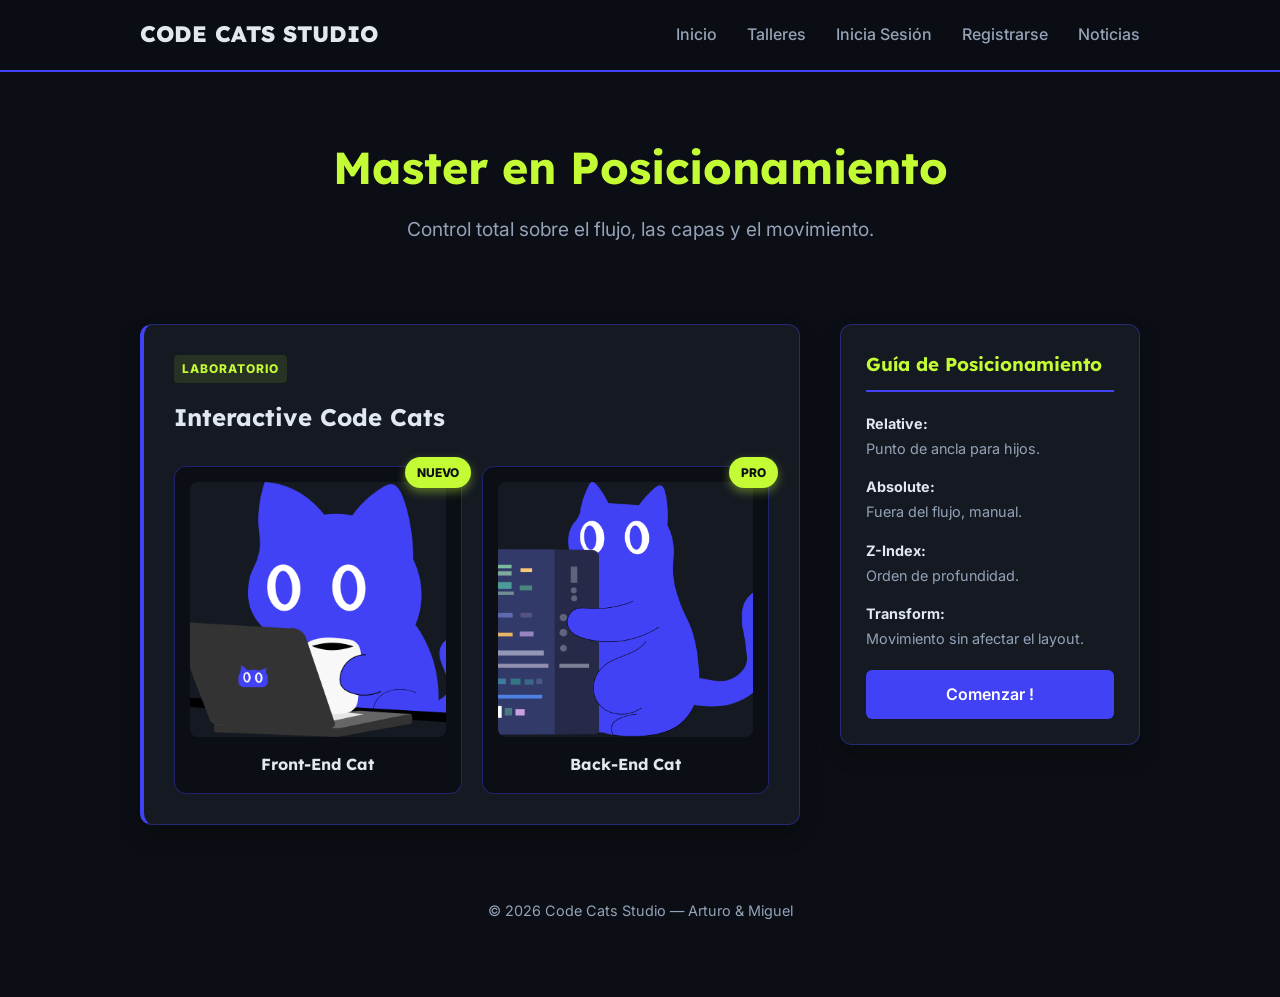
<file: index.html>
<!DOCTYPE html>
<html lang="es">

<head>
    <meta charset="UTF-8">
    <meta name="viewport" content="width=device-width, initial-scale=1.0">
    <title>Code Cats Studio</title>
    <link href="https://fonts.googleapis.com/css2?family=Inter:wght@400;500&family=Lexend:wght@600;800&display=swap"
        rel="stylesheet">
    <link rel="stylesheet" href="./styles/style.css">
</head>

<body>

    <header class="main-header">
        <div class="container header-flex">
            <div class="logo">
                CODE CATS STUDIO
            </div>
            <nav class="main-nav" aria-label="Navegación principal">
                <ul class="nav-links">
                    <li><a href="./index.html">Inicio</a></li>
                    <li><a href="./pages/talleres.html">Talleres</a></li>
                    <li><a href="./pages/login.html">Inicia Sesión</a></li>
                    <li><a href="./pages/register.html">Registrarse</a></li>
                    <li><a href="./pages/noticias.html">Noticias</a></li>
                </ul>
            </nav>
        </div>
    </header>

    <main class="container">
        <section class="hero">
            <h1>Master en Posicionamiento</h1>
            <p>Control total sobre el flujo, las capas y el movimiento.</p>
        </section>

        <div class="layout-grid">
            <div class="main-content">
                <article class="post-card">
                    <header>
                        <span class="tag">LABORATORIO</span>
                        <h2>Interactive Code Cats</h2>
                    </header>

                    <div class="cats-grid">
                        <div class="cat-card">
                            <span class="badge">NUEVO</span>
                            <div class="image-container">
                                <img src="./img/gatoFront.png" alt="Cat" class="cat-img">
                            </div>
                            <h3>Front-End Cat</h3>
                        </div>

                        <div class="cat-card">
                            <span class="badge">PRO</span>
                            <div class="image-container">
                                <img src="./img/gatoBack.png" alt="Cat" class="cat-img">
                            </div>
                            <h3>Back-End Cat</h3>
                        </div>
                    </div>
                </article>
            </div>

            <aside class="sidebar">
                <div class="guide-card">
                    <h3>Guía de Posicionamiento</h3>
                    <ul class="guide-list">
                        <li>
                            <strong>Relative:</strong>
                            Punto de ancla para hijos.
                        </li>
                        <li>
                            <strong>Absolute:</strong>
                            Fuera del flujo, manual.
                        </li>
                        <li>
                            <strong>Z-Index:</strong>
                            Orden de profundidad.
                        </li>
                        <li>
                            <strong>Transform:</strong>
                            Movimiento sin afectar el layout.
                        </li>
                    </ul>
                    <a href="#" class="btn-primary">Comenzar !</a>
                </div>
            </aside>
        </div>
    </main>

    <footer class="main-footer">
        <p>&copy; 2026 Code Cats Studio — Arturo & Miguel</p>
    </footer>

</body>

</html>
</file>
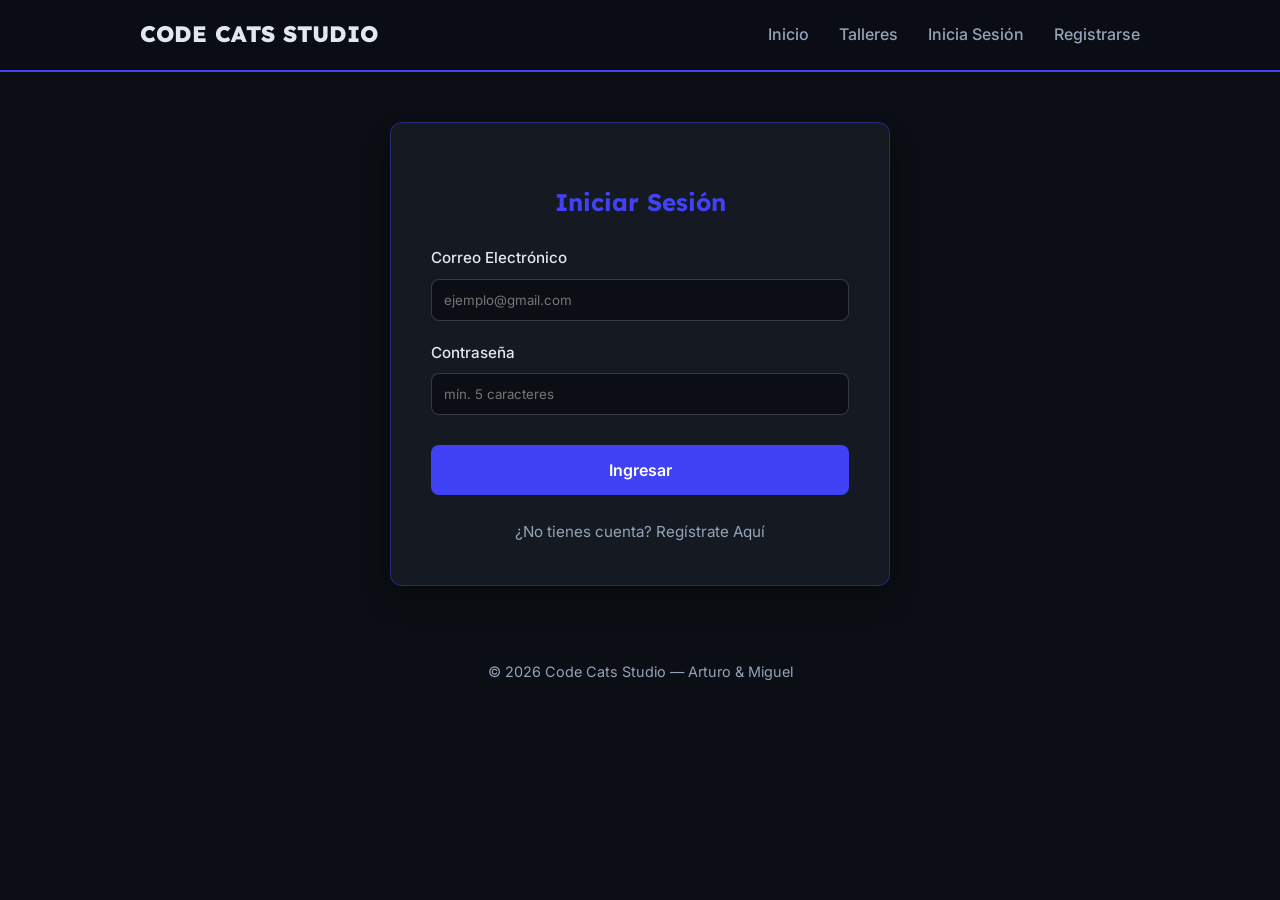
<file: pages/login.html>
<!DOCTYPE html>
<html lang="es">

<head>
    <meta charset="UTF-8">
    <meta name="viewport" content="width=device-width, initial-scale=1.0">
    <title>Login | Code Cats Studio</title>
    <link href="https://fonts.googleapis.com/css2?family=Inter:wght@400;500&family=Lexend:wght@600;800&display=swap"
        rel="stylesheet">
    <link rel="stylesheet" href="../styles/style.css">
    <link rel="stylesheet" href="../styles/login.css">
</head>

<body>
    <header class="main-header">
        <div class="container header-flex">
            <div class="logo">CODE CATS STUDIO</div>
            <nav aria-label="Navegación Principal">
                <ul class="nav-links">
                    <li><a href="../index.html">Inicio</a></li>
                    <li><a href="./talleres.html">Talleres</a></li>
                    <li><a href="./login.html">Inicia Sesión</a></li>
                    <li><a href="./register.html">Registrarse</a></li>
                </ul>
            </nav>
        </div>
    </header>

    <main class="container auth-layout">
        <article class="auth-card">
            <header>
                <h2>Iniciar Sesión</h2>
            </header>
            <form id="loginform" class="auth-form" action="../index.html">
                <div class="form-group">
                    <label for="email">Correo Electrónico</label>
                    <input type="email" id="email" name="email" placeholder="ejemplo@gmail.com" required>
                </div>
                <div class="form-group">
                    <label for="password">Contraseña</label>
                    <input type="password" id="password" minlength="5" name="password" placeholder="mín. 5 caracteres"
                        required>
                </div>
                <button type="submit" class="btn-submit">Ingresar</button>
            </form>
            <a href="./register.html" class="auth-link">¿No tienes cuenta? Regístrate Aquí</a>
        </article>
    </main>

    <footer class="main-footer">
        <div class="container">
            <p>&copy; 2026 Code Cats Studio — Arturo & Miguel</p>
        </div>
    </footer>
</body>

</html>
</file>
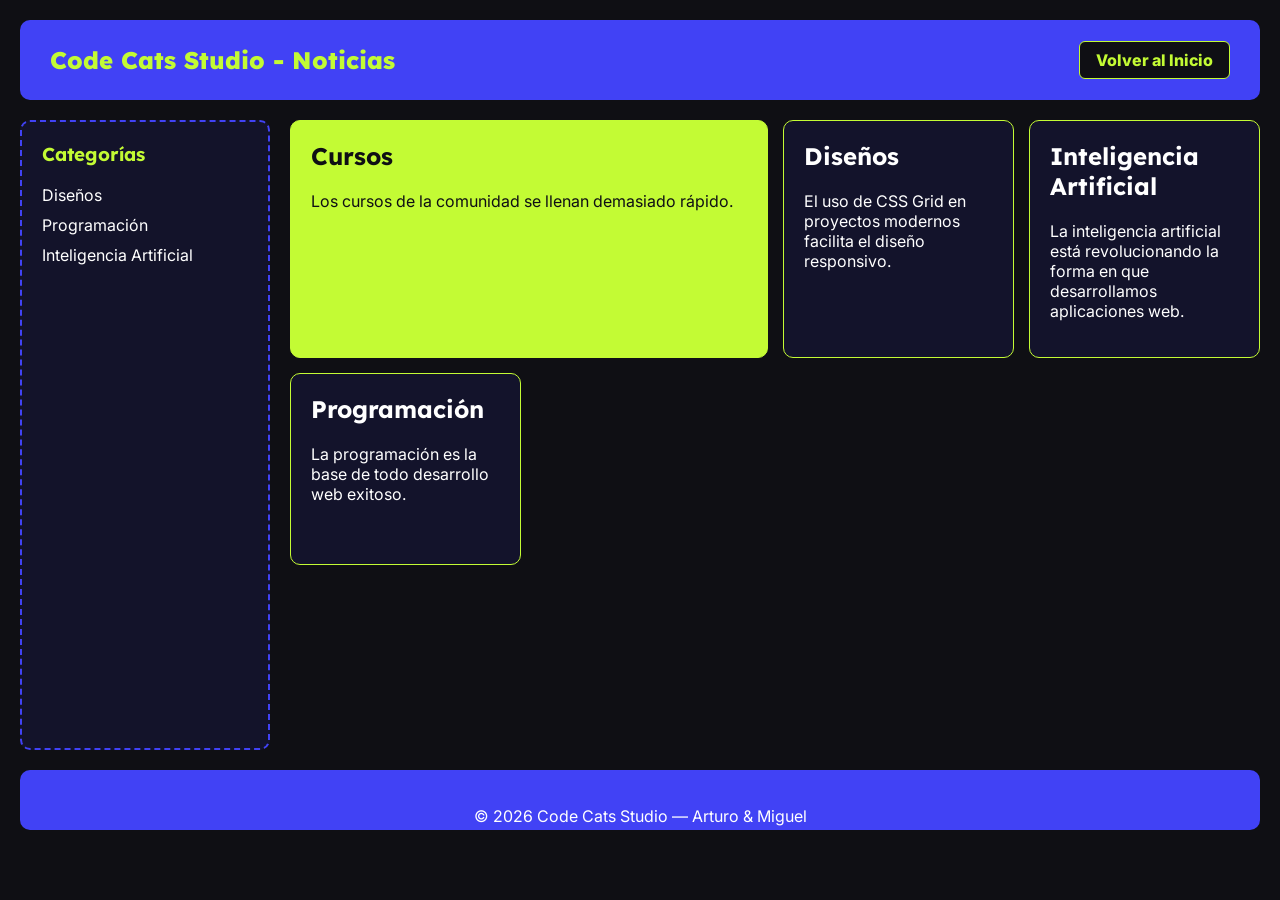
<file: pages/noticias.html>
<!DOCTYPE html>
<html lang="es">
<head>
    <meta charset="UTF-8">
    <meta name="viewport" content="width=device-width, initial-scale=1.0">
    <title>Noticias Code Cats Studio</title>    
    <link rel="stylesheet" href="../styles/noticias.css">
    <link href="https://fonts.googleapis.com/css2?family=Inter:wght@400;500&family=Lexend:wght@600;800&display=swap" rel="stylesheet">
</head>
<body>
    <div class="layout-revista">        
        <header class="header">
            <span>Code Cats Studio - Noticias</span>
            <a href="../index.html" class="btn-back">Volver al Inicio</a>
        </header>

        <aside class="sidebar">
            <h3>Categorías</h3>
            <ul>
                <li>Diseños</li>
                <li>Programación</li>
                <li>Inteligencia Artificial</li>
            </ul>
        </aside>

        <main class="main">
            <div class="articulos-grid">
                <article class="destacados">
                    <h2>Cursos</h2>
                    <p>Los cursos de la comunidad se llenan demasiado rápido.</p>
                </article>
                <article class="card">
                    <h2>Diseños</h2>
                    <p>El uso de CSS Grid en proyectos modernos facilita el diseño responsivo.</p>
                </article>
                <article class="card">
                    <h2>Inteligencia Artificial</h2>
                    <p>La inteligencia artificial está revolucionando la forma en que desarrollamos aplicaciones web.</p>
                </article>
                <article class="card">
                    <h2>Programación</h2>
                    <p>La programación es la base de todo desarrollo web exitoso.</p>
                </article>
            </div>
        </main>

        <footer class="footer">
            <p>&copy; 2026 Code Cats Studio — Arturo & Miguel</p>
        </footer>
    </div>
</body>
</html>
</file>
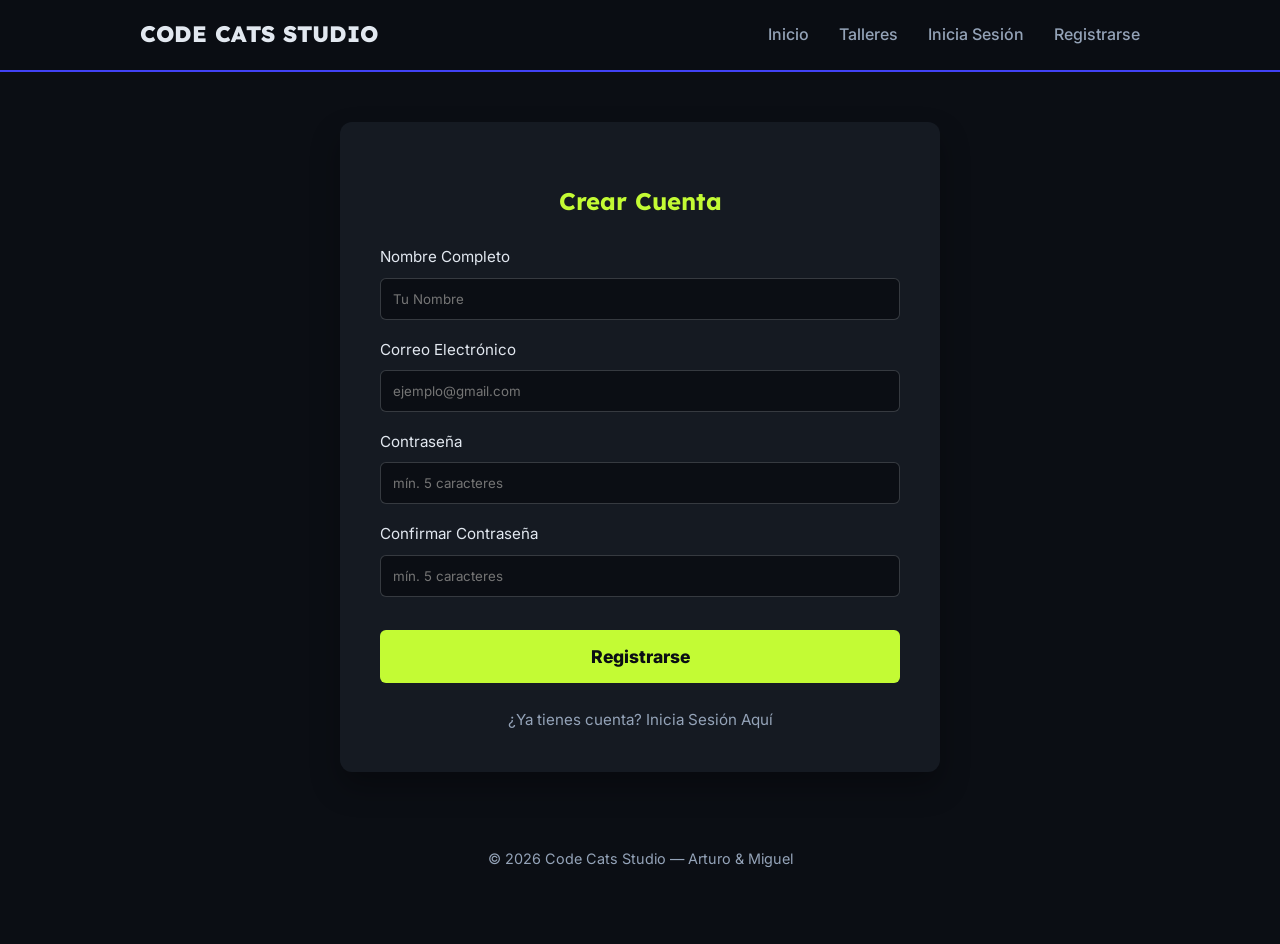
<file: pages/register.html>
<!DOCTYPE html>
<html lang="es">

<head>
    <meta charset="UTF-8">
    <meta name="viewport" content="width=device-width, initial-scale=1.0">
    <title>Registro | Code Cats Studio</title>
    <link href="https://fonts.googleapis.com/css2?family=Inter:wght@400;500&family=Lexend:wght@600;800&display=swap"
        rel="stylesheet">
    <link rel="stylesheet" href="../styles/style.css">
    <link rel="stylesheet" href="../styles/register.css">
</head>

<body>
    <header class="main-header">
        <div class="container header-flex">
            <div class="logo">CODE CATS STUDIO</div>
            <nav aria-label="Navegación Principal">
                <ul class="nav-links">
                    <li><a href="../index.html">Inicio</a></li>
                    <li><a href="./talleres.html">Talleres</a></li>
                    <li><a href="./login.html">Inicia Sesión</a></li>
                    <li><a href="./register.html">Registrarse</a></li>
                </ul>
            </nav>
        </div>
    </header>

    <main class="container auth-layout">
        <article class="auth-card">
            <header>
                <h2>Crear Cuenta</h2>
            </header>
            <form id="registerform" class="auth-form" action="./login.html">
                <div class="form-group">
                    <label for="name">Nombre Completo</label>
                    <input type="text" placeholder="Tu Nombre" id="name" required>
                </div>
                <div class="form-group">
                    <label for="email">Correo Electrónico</label>
                    <input type="email" placeholder="ejemplo@gmail.com" id="email" required>
                </div>
                <div class="form-group">
                    <label for="password">Contraseña</label>
                    <input type="password" placeholder="mín. 5 caracteres" minlength="5" id="password" required>
                </div>
                <div class="form-group">
                    <label for="confirm-password">Confirmar Contraseña</label>
                    <input type="password" placeholder="mín. 5 caracteres" minlength="5" id="confirm-password" required>
                </div>
                <button type="submit" class="btn-submit">Registrarse</button>
            </form>
            <a href="./login.html" class="auth-link">¿Ya tienes cuenta? Inicia Sesión Aquí</a>
        </article>
    </main>

    <footer class="main-footer">
        <div class="container">
            <p>&copy; 2026 Code Cats Studio — Arturo & Miguel</p>
        </div>
    </footer>
</body>

</html>
</file>
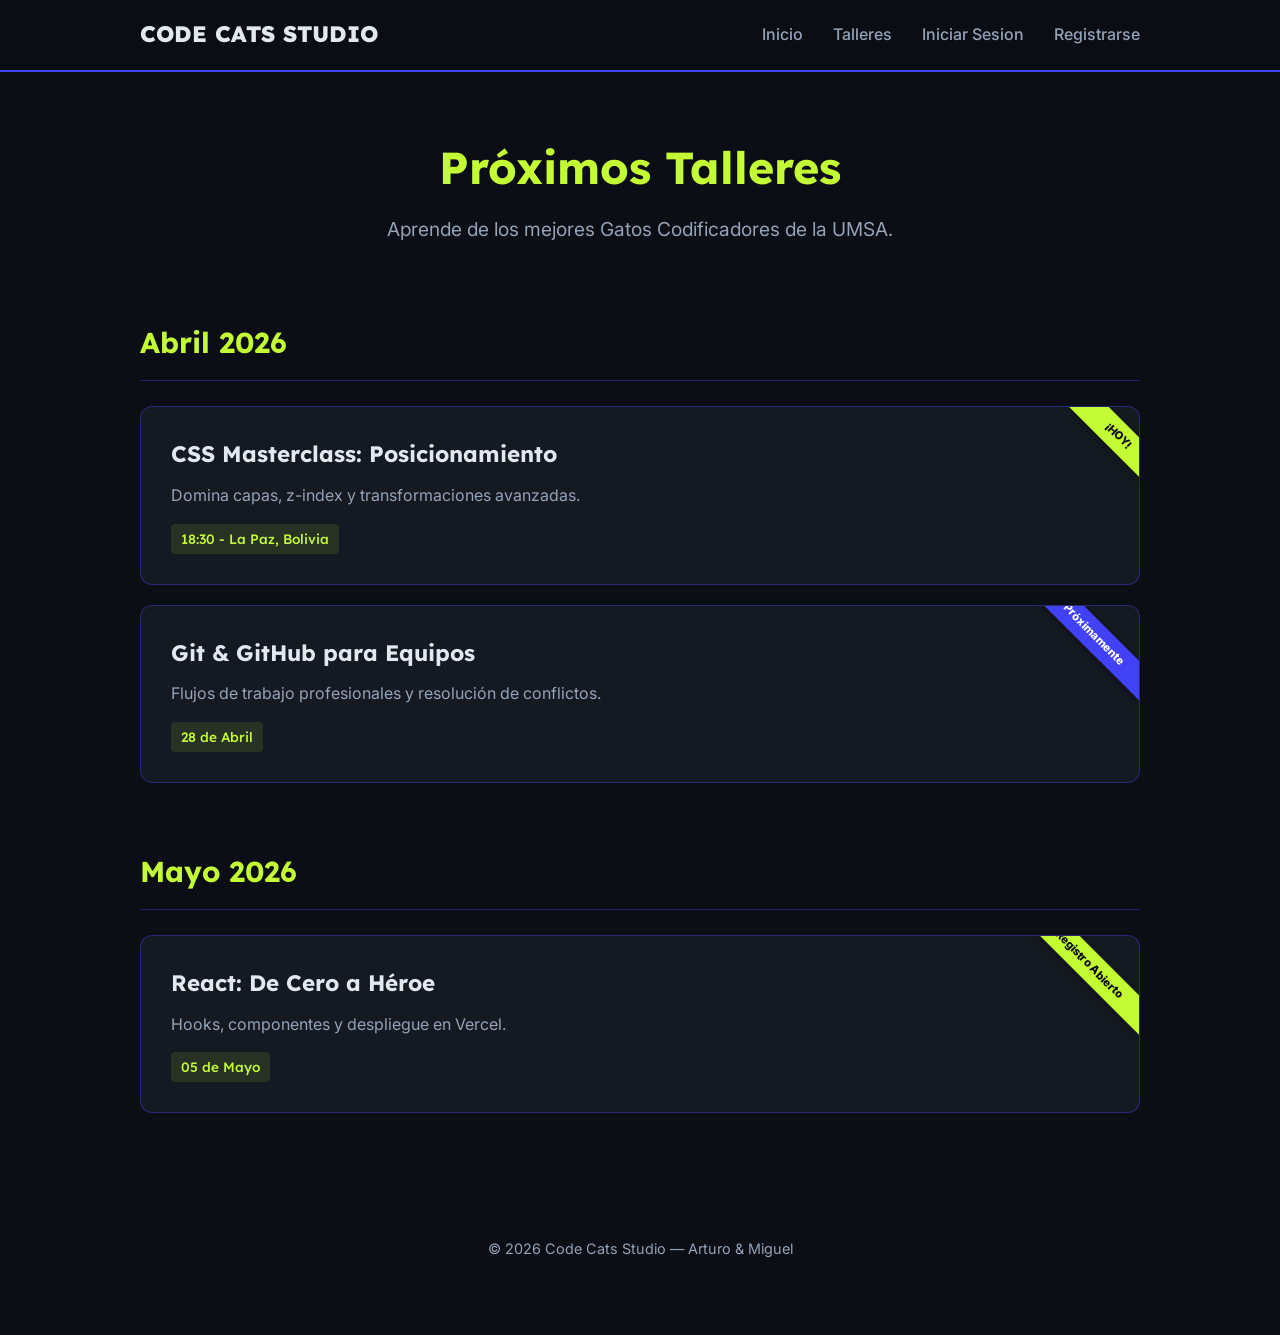
<file: pages/talleres.html>
<!DOCTYPE html>
<html lang="es">

<head>
    <meta charset="UTF-8">
    <meta name="viewport" content="width=device-width, initial-scale=1.0">
    <title>Talleres | Code Cats Studio</title>
    <link href="https://fonts.googleapis.com/css2?family=Inter:wght@400;500&family=Lexend:wght@600;800&display=swap"
        rel="stylesheet">
    <link rel="stylesheet" href="../styles/style.css">
    <link rel="stylesheet" href="../styles/talleres.css">
</head>

<body>

    <header class="main-header">
        <div class="container header-flex">
            <div class="logo">CODE CATS STUDIO</div>
            <nav class="main-nav">
                <ul class="nav-links">
                    <li><a href="../index.html">Inicio</a></li>
                    <li><a href="./talleres.html">Talleres</a></li>
                    <li><a href="./login.html">Iniciar Sesion</a></li>
                    <li><a href="./register.html">Registrarse</a></li>
                </ul>
            </nav>
        </div>
    </header>

    <main class="container">
        <section class="hero">
            <h1>Próximos Talleres</h1>
            <p>Aprende de los mejores Gatos Codificadores de la UMSA.</p>
        </section>

        <section class="timeline-group">
            <h2 class="sticky-date">Abril 2026</h2>

            <div class="workshop-list">
                <article class="workshop-card">
                    <div class="status-ribbon">¡HOY!</div>
                    <div class="workshop-info">
                        <h3>CSS Masterclass: Posicionamiento</h3>
                        <p>Domina capas, z-index y transformaciones avanzadas.</p>
                        <span class="time">18:30 - La Paz, Bolivia</span>
                    </div>
                </article>

                <article class="workshop-card">
                    <div class="status-ribbon upcoming">Próximamente</div>
                    <div class="workshop-info">
                        <h3>Git & GitHub para Equipos</h3>
                        <p>Flujos de trabajo profesionales y resolución de conflictos.</p>
                        <span class="time">28 de Abril</span>
                    </div>
                </article>
            </div>
        </section>

        <section class="timeline-group">
            <h2 class="sticky-date">Mayo 2026</h2>
            <div class="workshop-list">
                <article class="workshop-card">
                    <div class="status-ribbon">Registro Abierto</div>
                    <div class="workshop-info">
                        <h3>React: De Cero a Héroe</h3>
                        <p>Hooks, componentes y despliegue en Vercel.</p>
                        <span class="time">05 de Mayo</span>
                    </div>
                </article>
            </div>
        </section>
    </main>

    <footer class="main-footer">
        <p>&copy; 2026 Code Cats Studio — Arturo & Miguel</p>
    </footer>

</body>

</html>
</file>
<file: styles/style.css>
:root {
    --code-green: #C3FB34;
    --code-blue: #4142F5;
    --bg-void: #0B0E14;
    --bg-card: #151A22;
    --text-main: #E2E8F0;
    --text-muted: #94A3B8;
    --border-blue: rgba(65, 66, 245, 0.4);
}

body {
    background-color: var(--bg-void);
    color: var(--text-main);
    font-family: 'Inter', sans-serif;
    margin: 0;
    padding: 0;
    line-height: 1.6;
}

h1, h2, h3 {
    font-family: 'Lexend', sans-serif;
    color: var(--text-main);
}

.container {
    max-width: 1000px;
    margin: 0 auto;
    padding: 0 20px;
}

.main-header {
    position: sticky;
    top: 0;
    z-index: 1000;
    background-color: rgba(11, 14, 20, 0.95);
    backdrop-filter: blur(8px);
    border-bottom: 2px solid var(--code-blue);
}

.header-flex {
    display: flex;
    justify-content: space-between;
    align-items: center;
    height: 70px;
}

.logo {
    font-family: 'Lexend', sans-serif;
    font-weight: 800;
    font-size: 1.4rem;
    color: var(--text-main);
}

.nav-links {
    display: flex;
    list-style: none;
    gap: 30px;
    margin: 0;
    padding: 0;
}

.nav-links a {
    text-decoration: none;
    color: var(--text-muted);
    font-weight: 500;
    transition: color 0.3s ease;
}

.nav-links a:hover {
    color: var(--code-green);
}

.hero {
    text-align: center;
    padding: 60px 0;
}

.hero h1 {
    font-size: 2.8rem;
    color: var(--code-green);
    margin-bottom: 10px;
    margin-top: 0;
}

.hero p {
    font-size: 1.2rem;
    color: var(--text-muted);
    max-width: 600px;
    margin: 0 auto;
}

.layout-grid {
    display: grid;
    grid-template-columns: 1fr 300px;
    gap: 40px;
    margin-top: 20px;
    align-items: start;
}

.post-card {
    background: var(--bg-card);
    padding: 30px;
    border-radius: 12px;
    border: 1px solid var(--border-blue);
    border-left: 4px solid var(--code-blue);
    box-shadow: 0 10px 20px rgba(0, 0, 0, 0.2);
}

.tag {
    display: inline-block;
    background: rgba(195, 251, 52, 0.1);
    color: var(--code-green);
    padding: 4px 8px;
    border-radius: 4px;
    font-size: 0.75rem;
    font-weight: 800;
    letter-spacing: 1px;
    margin-bottom: 15px;
}

.post-card h2 {
    margin-top: 0;
}

.cats-grid {
    display: grid;
    grid-template-columns: repeat(auto-fit, minmax(200px, 1fr));
    gap: 20px;
    margin-top: 30px;
}

.cat-card {
    position: relative; 
    background: var(--bg-void);
    border: 1px solid var(--border-blue);
    border-radius: 12px;
    padding: 15px;
    text-align: center;
    transition: all 0.4s ease;
    cursor: pointer;
}

.cat-card:hover {
    transform: translateY(-12px);
    border-color: var(--code-green);
    box-shadow: 0 10px 30px rgba(65, 66, 245, 0.2);
}

.badge {
    position: absolute;
    top: -10px;
    right: -10px;
    background: var(--code-green);
    color: var(--bg-void);
    font-weight: 800;
    font-size: 0.75rem;
    padding: 6px 12px;
    border-radius: 50px;
    z-index: 10;
    box-shadow: 0 4px 10px rgba(195, 251, 52, 0.4);
}

.image-container {
    width: 100%;
    aspect-ratio: 1 / 1;   
    overflow: hidden; 
    border-radius: 8px;
    margin-bottom: 15px;
    background-color: var(--bg-card);
}

.cat-img {
    width: 100%;
    height: 100%;
    object-fit: cover;
    display: block;
    transition: transform 0.6s ease;
}

.cat-card:hover .cat-img {
    transform: scale(1.1) rotate(2deg);
}

.cat-card h3 {
    font-size: 1rem;
    margin: 5px 0 0 0;
}

.guide-card {
    position: sticky;
    top: 100px;
    background: var(--bg-card);
    border: 1px solid var(--border-blue);
    padding: 25px;
    border-radius: 12px;
    box-shadow: 0 10px 20px rgba(0, 0, 0, 0.2);
}

.guide-card h3 {
    margin-top: 0;
    color: var(--code-green);
    border-bottom: 2px solid var(--code-blue);
    padding-bottom: 10px;
}

.guide-list {
    list-style: none;
    padding: 0;
    margin: 20px 0;
}

.guide-list li {
    font-size: 0.9rem;
    margin-bottom: 15px;
    color: var(--text-muted);
}

.guide-list strong {
    color: var(--text-main);
    display: block;
    margin-bottom: 2px;
}

.btn-primary {
    display: block;
    text-align: center;
    background: var(--code-blue);
    color: white;
    text-decoration: none;
    padding: 12px;
    border-radius: 6px;
    font-weight: 600;
    transition: background-color 0.3s ease, transform 0.2s ease;
}

.btn-primary:hover {
    background: #3233cc;
    transform: translateY(-2px);
}

.main-footer {
    text-align: center;
    padding: 60px 0;
    color: var(--text-muted);
    font-size: 0.9rem;
}
</file>
<file: styles/login.css>
.auth-layout {
    padding-top: 50px;
    max-width: 500px; 
}

.auth-card {
    background: var(--bg-card); 
    padding: 40px; 
    border-radius: 12px; 
    border: 1px solid var(--border-blue);
    text-align: center;
    box-shadow: 0 15px 30px rgba(0,0,0,0.3);
}

.auth-card h2 {
    color: var(--code-blue); 
    margin-bottom: 5px;
}

.auth-form {
    display: flex;
    flex-direction: column;
    gap: 20px;
    margin-top: 25px;
}

.form-group {
    display: flex;
    flex-direction: column;
    gap: 8px;
    text-align: left;
}

.form-group label {
    font-size: 0.95rem;
    color: var(--text-main);
    font-weight: 500;
}

.form-group input {
    padding: 12px;
    border: 1px solid rgba(226, 232, 240, 0.2);
    border-radius: 8px;
    background: var(--bg-void);
    color: var(--text-main);
    font-family: 'Inter', sans-serif;
    outline: none;
    transition: border-color 0.3s ease, box-shadow 0.3s ease; 
}

.form-group input:focus {
    border-color: var(--code-blue);
    box-shadow: 0 0 0 3px rgba(65, 66, 245, 0.2); 
}

.form-group input:not(:placeholder-shown):valid {
    border-color: var(--code-green); 
}

.form-group input:not(:placeholder-shown):invalid {
    border-color: #EF4444; 
    box-shadow: 0 0 0 3px rgba(239, 68, 68, 0.2);
}

.btn-submit {
    background: var(--code-blue);
    color: #FFFFFF;
    padding: 15px;
    border: none;
    border-radius: 8px;
    font-weight: 600;
    cursor: pointer;
    font-family: 'Inter', sans-serif;
    font-size: 1rem;
    margin-top: 10px;
    transition: background-color 0.3s ease, transform 0.2s ease; 
}

.btn-submit:hover {
    background: #3233cc;
    transform: translateY(-2px);
}

.auth-link {
    color: var(--text-muted);
    text-decoration: none;
    font-size: 0.95rem;
    margin-top: 25px;
    display: inline-block;
    transition: color 0.3s;
}

.auth-link:hover {
    color: var(--code-green);
}
</file>
<file: styles/noticias.css>
:root {
    --bg-dark: #0f0f14;
    --cat-blue: #4142F5;
    --lime-green: #C3FB34;
    --text-main: #ffffff;
}

body {
    margin: 0;
    background-color: var(--bg-dark);
    color: var(--text-main);
    font-family: 'Inter', sans-serif;
    padding: 20px;
}

.layout-revista {
    display: grid;
    gap: 20px;
    grid-template-columns: 250px 1fr 1fr;
    grid-template-rows: 80px auto 60px;
    grid-template-areas: 
        "header header header"
        "sidebar main main"
        "footer footer footer";
    min-height: 90vh;
}

.header {
    grid-area: header;
    background: var(--cat-blue);
    padding: 20px 30px;
    border-radius: 10px;
    font-family: 'Lexend', sans-serif;
    font-weight: 800;
    font-size: 1.5rem;
    color: var(--lime-green);
    display: flex;
    justify-content: space-between;
    align-items: center;
}

.btn-back {
    font-family: 'Inter', sans-serif;
    font-size: 1rem;
    text-decoration: none;
    background-color: var(--bg-dark);
    color: var(--lime-green);
    padding: 8px 16px;
    border-radius: 6px;
    border: 1px solid var(--lime-green);
    transition: all 0.3s ease;
}

.btn-back:hover {
    background-color: var(--lime-green);
    color: var(--bg-dark);
    box-shadow: 0 0 10px rgba(195, 251, 52, 0.4);
}

.sidebar {
    grid-area: sidebar;
    background: rgba(65, 66, 245, 0.1);
    border: 2px dashed var(--cat-blue);
    padding: 20px;
    border-radius: 10px;
}

.sidebar h3 {
    font-family: 'Lexend', sans-serif;
    color: var(--lime-green);
    margin-top: 0;
}

.sidebar ul {
    list-style: none;
    padding: 0;
}

.sidebar li {
    margin-bottom: 10px;
    cursor: pointer;
    transition: color 0.3s ease;
}

.sidebar li:hover {
    color: var(--lime-green);
}

.main {
    grid-area: main;
}

.footer {
    grid-area: footer;
    background: var(--cat-blue);
    padding: 20px;
    border-radius: 10px;
    text-align: center;
}

.articulos-grid {
    display: grid;
    gap: 15px;
    grid-template-columns: repeat(auto-fit, minmax(200px, 1fr));    
}

article {
    background: rgba(65, 66, 245, 0.1);
    border: 1px solid var(--lime-green);
    border-radius: 10px;
    padding: 20px;
    min-height: 150px;
    transition: transform 0.3s ease;
}

article:hover {
    transform: translateY(-5px);
    background: rgba(65, 66, 245, 0.2);
}

article h2 {
    font-family: 'Lexend', sans-serif;
    margin-top: 0;
}

.destacados {
    grid-column: span 2;
    background: var(--lime-green);
    color: var(--bg-dark);
}

.destacados h2 {
    color: var(--bg-dark);
}

@media (max-width: 768px) {
    .layout-revista {
        grid-template-columns: 1fr;
        grid-template-areas: 
            "header"
            "sidebar"
            "main"
            "footer";
        grid-template-rows: auto auto auto auto;
    }
    
    .header {
        flex-direction: column;
        gap: 15px;
        text-align: center;
    }

    .destacados {
        grid-column: span 1;
    }
}
</file>
<file: styles/register.css>
.auth-layout {
    padding-top: 50px;
    max-width: 600px; 
}

.auth-card {
    background: var(--bg-card); 
    padding: 40px; 
    border-radius: 12px;    
    border: 1px dashed var(--border-green); 
    text-align: center;
    box-shadow: 0 15px 30px rgba(0,0,0,0.3);
}

.auth-card h2 {
    color: var(--code-green); 
}

.auth-form {
    display: flex;
    flex-direction: column;
    gap: 18px;
    margin-top: 25px;
}

.form-group {
    display: flex;
    flex-direction: column;
    gap: 8px;
    text-align: left;    
}

.form-group label {
    font-size: 0.95rem;
    color: var(--text-main);
}

.form-group input {
    padding: 12px;
    border: 1px solid rgba(226, 232, 240, 0.2);
    border-radius: 6px; 
    background: var(--bg-void);
    color: var(--text-main);
    font-family: 'Inter', sans-serif;
    outline: none;
    transition: border-color 0.3s ease, box-shadow 0.3s ease;
}

.form-group input:focus {
    border-color: var(--code-green);
    box-shadow: 0 0 0 3px rgba(195, 251, 52, 0.2);
}

.form-group input:not(:placeholder-shown):valid {
    border-color: var(--code-green);
}

.form-group input:not(:placeholder-shown):invalid {
    border-color: #EF4444;
}

.btn-submit {
    background: var(--code-green);
    color: var(--bg-void);
    padding: 16px;
    border: none;
    border-radius: 6px;
    font-weight: 800; 
    cursor: pointer;
    font-family: 'Inter', sans-serif;
    font-size: 1.1rem;
    margin-top: 15px;
    transition: transform 0.2s ease, box-shadow 0.2s ease;
}

.btn-submit:hover {
    transform: translateY(-2px); 
    box-shadow: 0 4px 15px rgba(195, 251, 52, 0.4);
}

.auth-link {
    color: var(--text-muted);
    text-decoration: none;
    font-size: 0.95rem;
    margin-top: 25px;
    display: inline-block;
    transition: color 0.3s;
}

.auth-link:hover {
    color: var(--code-blue); 
}
</file>
<file: styles/talleres.css>
.timeline-group {
    margin-bottom: 50px;
    position: relative;
}

.sticky-date {
    position: sticky;
    top: 70px;
    z-index: 50;
    background: var(--bg-void);
    color: var(--code-green);
    padding: 15px 0;
    margin: 0;
    font-size: 1.8rem;
    border-bottom: 1px solid var(--border-blue);
}

.workshop-list {
    display: flex;
    flex-direction: column;
    gap: 20px;
    margin-top: 25px;
}

.workshop-card {
    position: relative;
    background: var(--bg-card);
    border: 1px solid var(--border-blue);
    border-radius: 12px;
    padding: 30px;
    display: flex;
    justify-content: space-between;
    align-items: center;
    overflow: hidden;
    transition: transform 0.3s ease;
}

.workshop-card:hover {
    transform: scale(1.02);
    border-color: var(--code-green);
}

.status-ribbon {
    position: absolute;
    top: 15px;
    right: -35px;
    background: var(--code-green);
    color: var(--bg-void);
    font-weight: 800;
    font-size: 0.7rem;
    padding: 5px 40px;
    transform: rotate(45deg);
    z-index: 5;
    box-shadow: 0 2px 10px rgba(0,0,0,0.3);
}

.status-ribbon.upcoming {
    background: var(--code-blue);
    color: white;
}

.workshop-info h3 {
    margin: 0 0 10px 0;
    color: var(--text-main);
    font-size: 1.4rem;
}

.workshop-info p {
    margin: 0 0 15px 0;
    color: var(--text-muted);
    font-size: 1rem;
}

.time {
    display: inline-block;
    color: var(--code-green);
    font-size: 0.85rem;
    font-family: 'Lexend', sans-serif;
    font-weight: 500;
    background: rgba(195, 251, 52, 0.1);
    padding: 4px 10px;
    border-radius: 4px;
}
</file>
